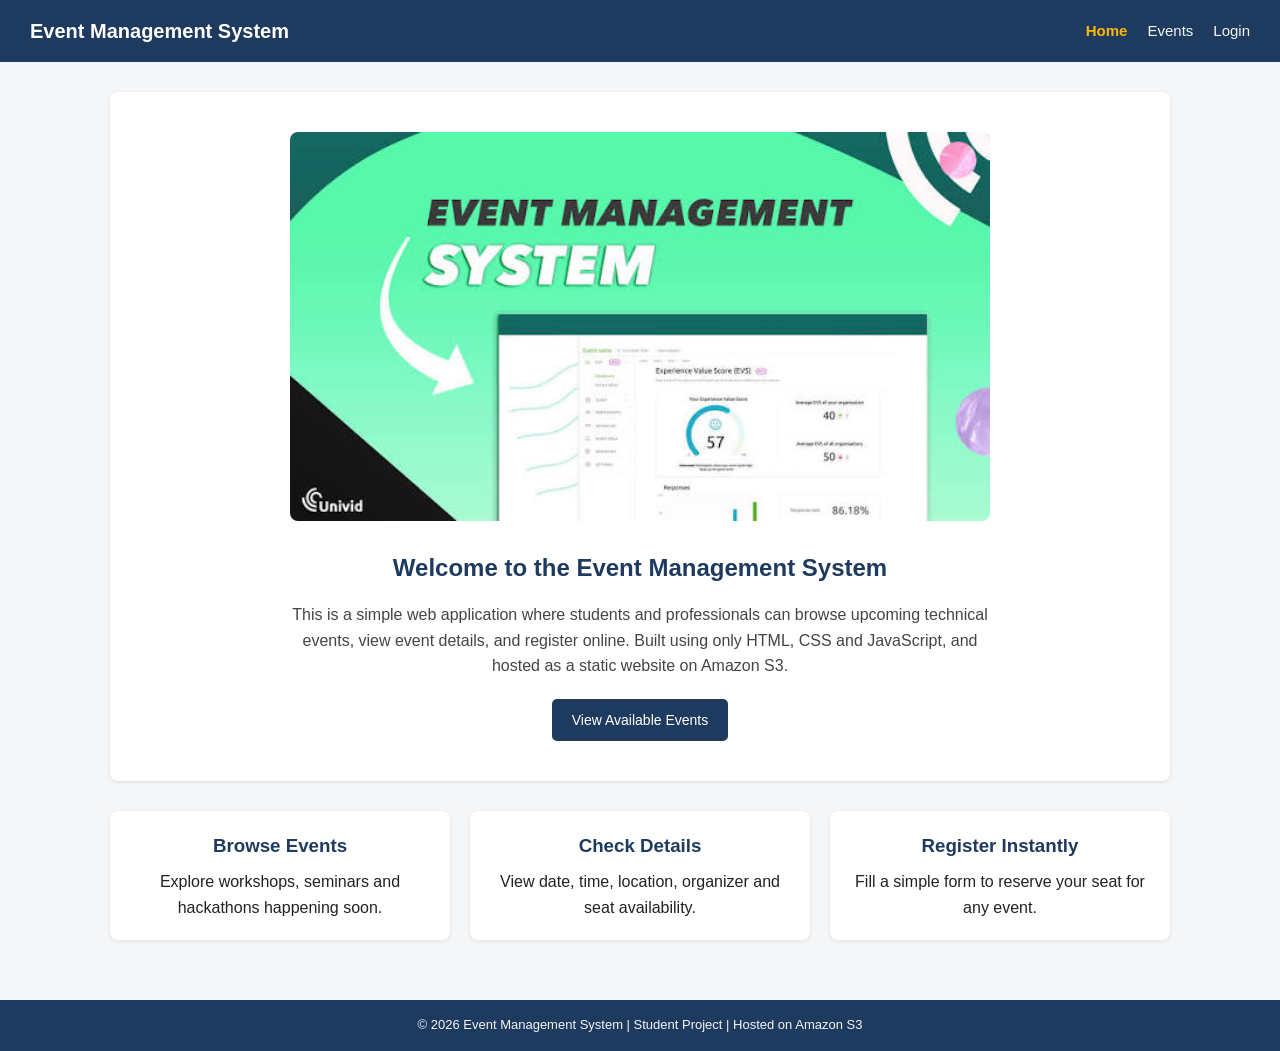
<file: index.html>
<!DOCTYPE html>
<html lang="en">
<head>
  <meta charset="UTF-8">
  <meta name="viewport" content="width=device-width, initial-scale=1.0">
  <title>Event Management System</title>
  <link rel="stylesheet" href="css/style.css">
</head>
<body>

  <!-- Navigation Bar -->
  <header>
    <nav class="navbar">
      <div class="logo">Event Management System</div>
      <ul class="nav-links">
        <li><a href="index.html" class="active">Home</a></li>
        <li><a href="events.html">Events</a></li>
        <li id="myRegistrationsNav" style="display:none;"><a href="my-registrations.html">My Registrations</a></li>
        <li id="authNavItem"><a href="login.html">Login</a></li>
      </ul>
    </nav>
  </header>

  <!-- Hero / Intro Section -->
  <main>
    <section class="hero">
      <img src="images/main.jpg" alt="Event Management System banner" class="hero-image">
      <h1>Welcome to the Event Management System</h1>
      <p>
        This is a simple web application where students and professionals can
        browse upcoming technical events, view event details, and register
        online. Built using only HTML, CSS and JavaScript, and hosted as a
        static website on Amazon S3.
      </p>
      <a href="events.html" class="btn btn-primary">View Available Events</a>
    </section>

    <!-- A few highlights, purely informational -->
    <section class="highlights">
      <div class="highlight-card">
        <h3>Browse Events</h3>
        <p>Explore workshops, seminars and hackathons happening soon.</p>
      </div>
      <div class="highlight-card">
        <h3>Check Details</h3>
        <p>View date, time, location, organizer and seat availability.</p>
      </div>
      <div class="highlight-card">
        <h3>Register Instantly</h3>
        <p>Fill a simple form to reserve your seat for any event.</p>
      </div>
    </section>
  </main>

  <footer>
    <p>&copy; 2026 Event Management System | Student Project | Hosted on Amazon S3</p>
  </footer>

  <script src="js/events.js"></script>
  <script src="js/app.js"></script>
</body>
</html>
</file>
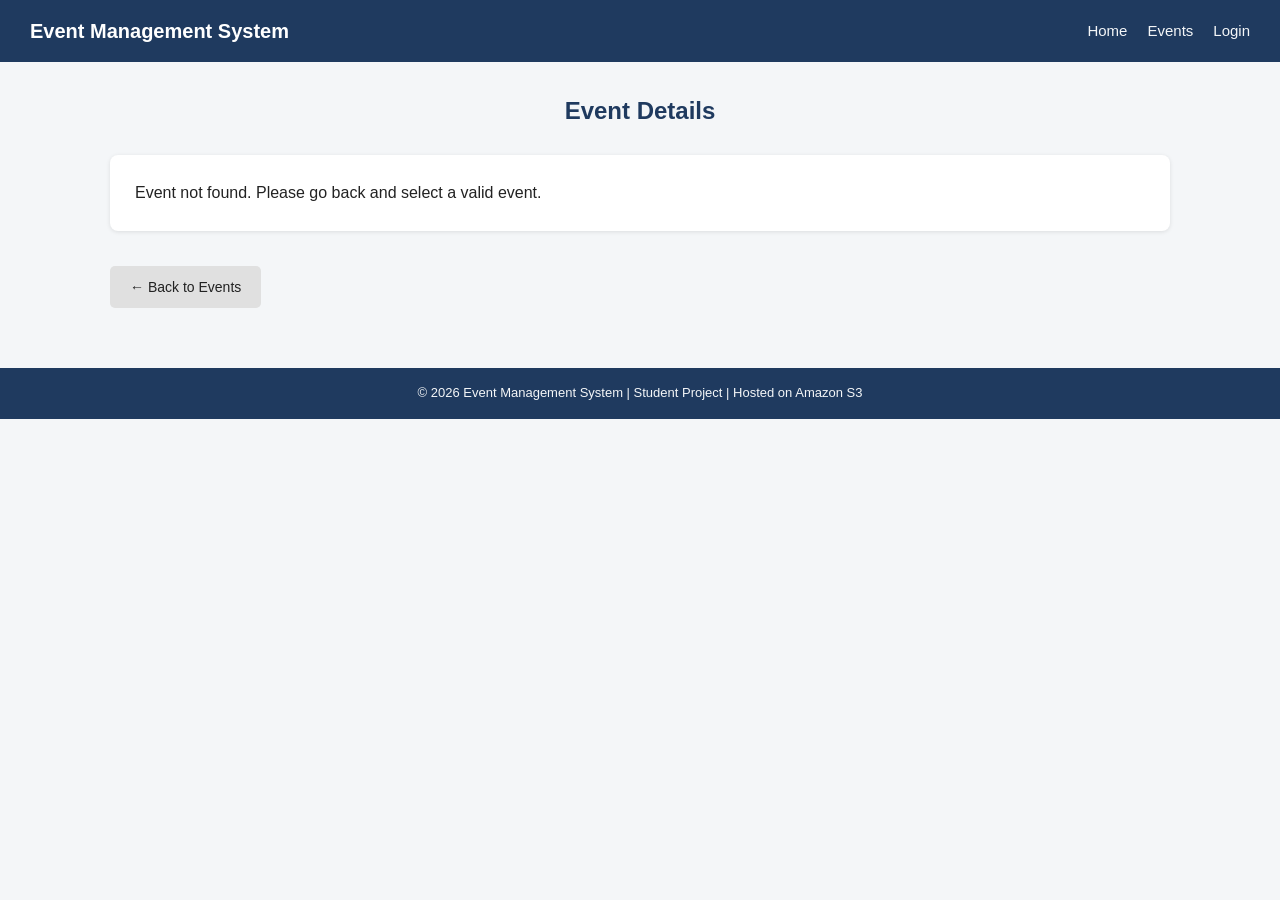
<file: event-details.html>
<!DOCTYPE html>
<html lang="en">
<head>
  <meta charset="UTF-8">
  <meta name="viewport" content="width=device-width, initial-scale=1.0">
  <title>Event Details - Event Management System</title>
  <link rel="stylesheet" href="css/style.css">
</head>
<body>

  <header>
    <nav class="navbar">
      <div class="logo">Event Management System</div>
      <ul class="nav-links">
        <li><a href="index.html">Home</a></li>
        <li><a href="events.html">Events</a></li>
        <li id="myRegistrationsNav" style="display:none;"><a href="my-registrations.html">My Registrations</a></li>
        <li id="authNavItem"><a href="login.html">Login</a></li>
      </ul>
    </nav>
  </header>

  <main>
    <section class="page-heading">
      <h1>Event Details</h1>
    </section>

    <!-- Filled in dynamically by js/app.js based on ?id= in the URL -->
    <section id="eventDetailsContainer" class="details-card">
      <p>Loading event details...</p>
    </section>

    <a href="events.html" class="btn btn-secondary">&larr; Back to Events</a>
  </main>

  <footer>
    <p>&copy; 2026 Event Management System | Student Project | Hosted on Amazon S3</p>
  </footer>

  <script src="js/events.js"></script>
  <script src="js/app.js"></script>
</body>
</html>
</file>
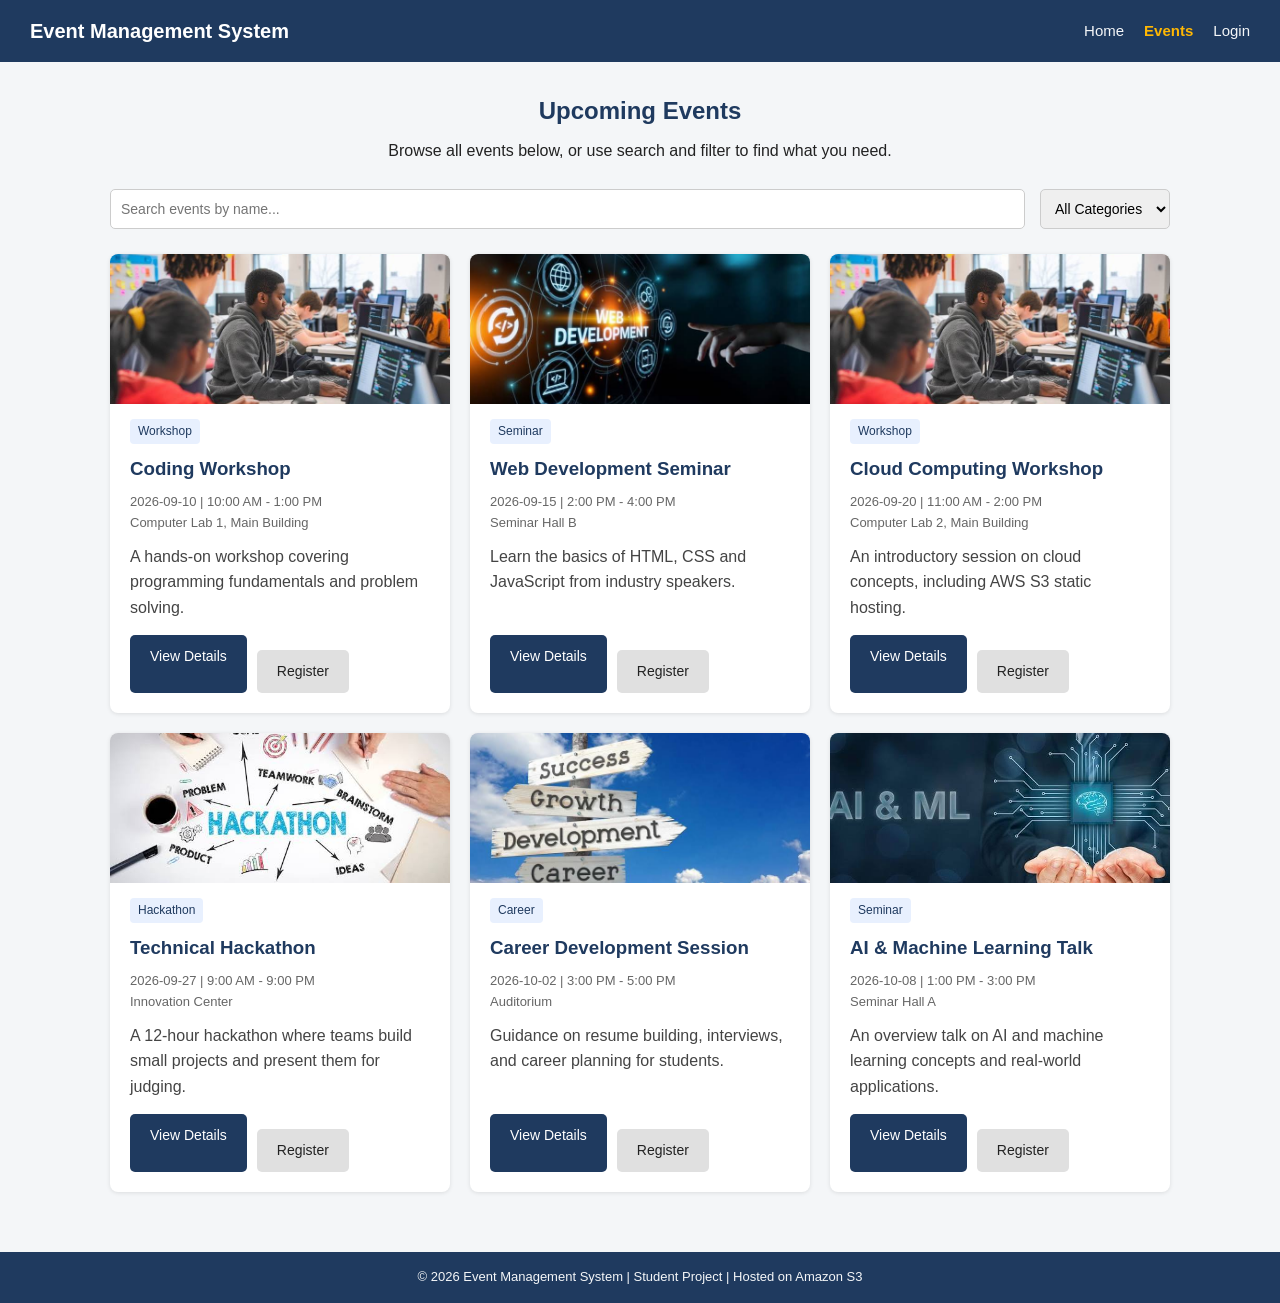
<file: events.html>
<!DOCTYPE html>
<html lang="en">
<head>
  <meta charset="UTF-8">
  <meta name="viewport" content="width=device-width, initial-scale=1.0">
  <title>Events - Event Management System</title>
  <link rel="stylesheet" href="css/style.css">
</head>
<body>

  <header>
    <nav class="navbar">
      <div class="logo">Event Management System</div>
      <ul class="nav-links">
        <li><a href="index.html">Home</a></li>
        <li><a href="events.html" class="active">Events</a></li>
        <li id="myRegistrationsNav" style="display:none;"><a href="my-registrations.html">My Registrations</a></li>
        <li id="authNavItem"><a href="login.html">Login</a></li>
      </ul>
    </nav>
  </header>

  <main>
    <section class="page-heading">
      <h1>Upcoming Events</h1>
      <p>Browse all events below, or use search and filter to find what you need.</p>
    </section>

    <!-- Search and Filter Controls -->
    <section class="search-filter-bar">
      <input
        type="text"
        id="searchInput"
        placeholder="Search events by name..."
      >
      <select id="categoryFilter">
        <option value="all">All Categories</option>
        <option value="Workshop">Workshop</option>
        <option value="Seminar">Seminar</option>
        <option value="Hackathon">Hackathon</option>
        <option value="Career">Career</option>
      </select>
    </section>

    <!-- Events will be inserted here by JavaScript -->
    <section id="eventsContainer" class="events-grid">
      <!-- Event cards are generated dynamically in js/app.js -->
    </section>

    <p id="noResults" class="no-results" style="display:none;">
      No events match your search.
    </p>
  </main>

  <footer>
    <p>&copy; 2026 Event Management System | Student Project | Hosted on Amazon S3</p>
  </footer>

  <script src="js/events.js"></script>
  <script src="js/app.js"></script>
</body>
</html>
</file>
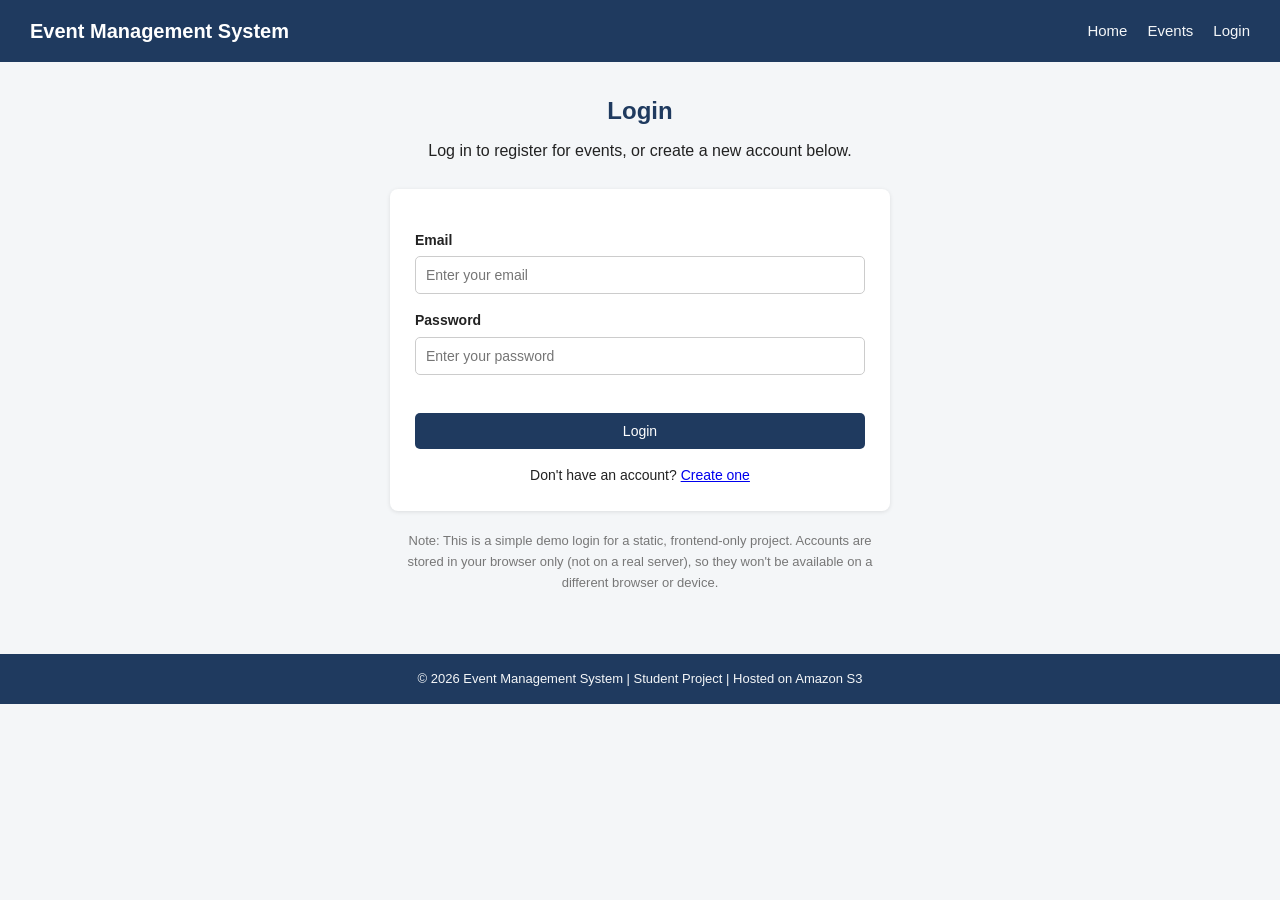
<file: login.html>
<!DOCTYPE html>
<html lang="en">
<head>
  <meta charset="UTF-8">
  <meta name="viewport" content="width=device-width, initial-scale=1.0">
  <title>Login - Event Management System</title>
  <link rel="stylesheet" href="css/style.css">
</head>
<body>

  <header>
    <nav class="navbar">
      <div class="logo">Event Management System</div>
      <ul class="nav-links">
        <li><a href="index.html">Home</a></li>
        <li><a href="events.html">Events</a></li>
        <li id="myRegistrationsNav" style="display:none;"><a href="my-registrations.html">My Registrations</a></li>
        <li id="authNavItem"><a href="login.html" class="active">Login</a></li>
      </ul>
    </nav>
  </header>

  <main>
    <section class="page-heading">
      <h1>Login</h1>
      <p>Log in to register for events, or create a new account below.</p>
    </section>

    <!-- LOGIN FORM -->
    <section class="form-card" id="loginForm-wrapper">
      <form id="loginForm" novalidate>
        <label for="loginEmail">Email</label>
        <input type="text" id="loginEmail" placeholder="Enter your email">

        <label for="loginPassword">Password</label>
        <input type="password" id="loginPassword" placeholder="Enter your password">

        <span class="error-message" id="loginError"></span>

        <button type="submit" class="btn btn-primary">Login</button>
      </form>
      <p class="switch-text">
        Don't have an account? <a href="#" id="showSignupLink">Create one</a>
      </p>
    </section>

    <!-- SIGN UP FORM (hidden until "Create one" is clicked) -->
    <section class="form-card" id="signupForm-wrapper" style="display:none;">
      <form id="signupForm" novalidate>
        <label for="signupName">Full Name</label>
        <input type="text" id="signupName" placeholder="Enter your full name">

        <label for="signupEmail">Email</label>
        <input type="text" id="signupEmail" placeholder="Enter your email">

        <label for="signupPassword">Password</label>
        <input type="password" id="signupPassword" placeholder="At least 4 characters">

        <span class="error-message" id="signupError"></span>

        <button type="submit" class="btn btn-primary">Create Account</button>
      </form>
      <p class="switch-text">
        Already have an account? <a href="#" id="showLoginLink">Login</a>
      </p>
    </section>

    <p class="note-text">
      Note: This is a simple demo login for a static, frontend-only project.
      Accounts are stored in your browser only (not on a real server), so
      they won't be available on a different browser or device.
    </p>
  </main>

  <footer>
    <p>&copy; 2026 Event Management System | Student Project | Hosted on Amazon S3</p>
  </footer>

  <script src="js/events.js"></script>
  <script src="js/app.js"></script>
</body>
</html>
</file>
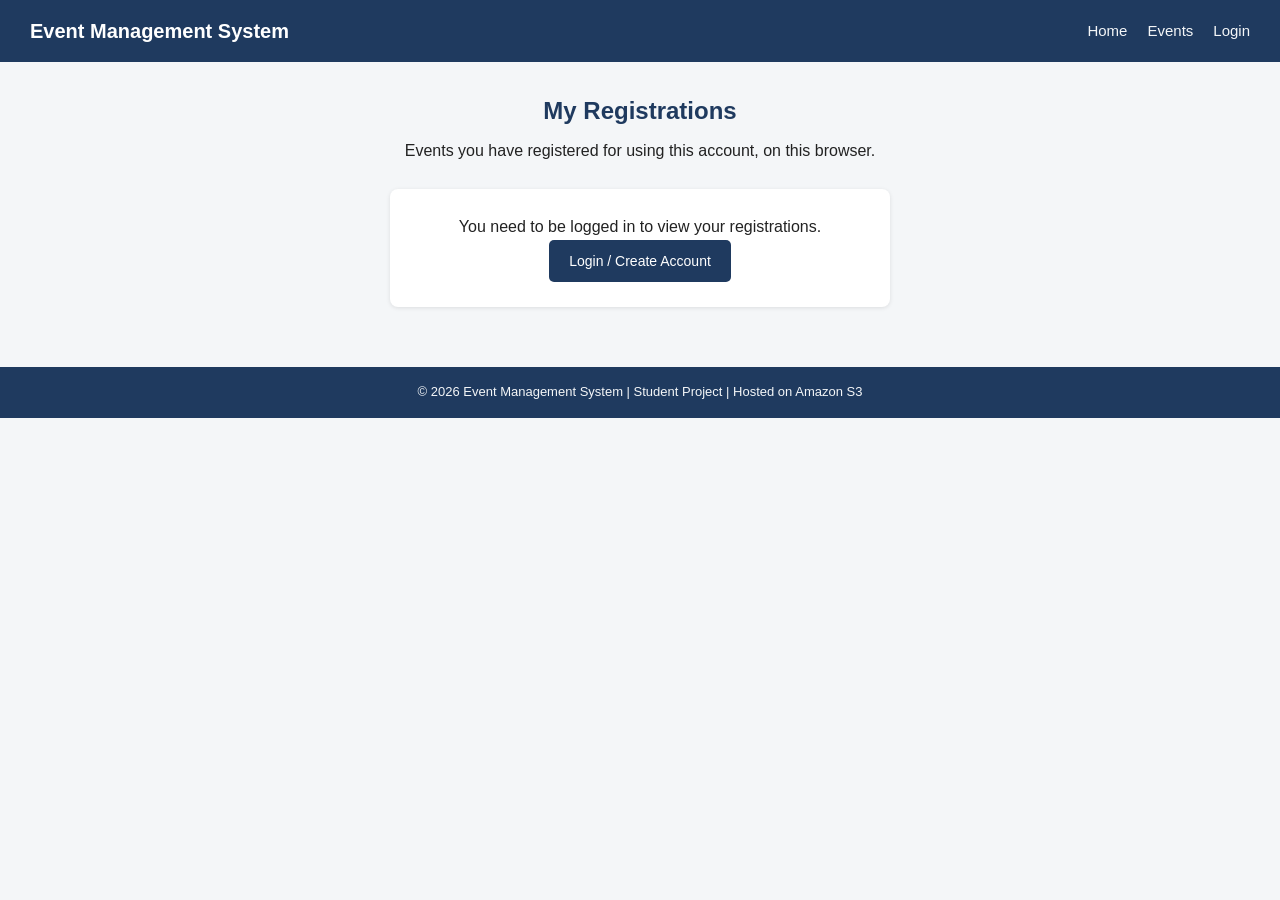
<file: my-registrations.html>
<!DOCTYPE html>
<html lang="en">
<head>
  <meta charset="UTF-8">
  <meta name="viewport" content="width=device-width, initial-scale=1.0">
  <title>My Registrations - Event Management System</title>
  <link rel="stylesheet" href="css/style.css">
</head>
<body>

  <header>
    <nav class="navbar">
      <div class="logo">Event Management System</div>
      <ul class="nav-links">
        <li><a href="index.html">Home</a></li>
        <li><a href="events.html">Events</a></li>
        <li id="myRegistrationsNav" style="display:none;"><a href="my-registrations.html" class="active">My Registrations</a></li>
        <li id="authNavItem"><a href="login.html">Login</a></li>
      </ul>
    </nav>
  </header>

  <main>
    <section class="page-heading">
      <h1>My Registrations</h1>
      <p>Events you have registered for using this account, on this browser.</p>
    </section>

    <!-- Shown instead of the list if the visitor is not logged in -->
    <section id="myRegLoginPrompt" class="form-card" style="display:none; text-align:center;">
      <p>You need to be logged in to view your registrations.</p>
      <a href="login.html" class="btn btn-primary">Login / Create Account</a>
    </section>

    <!-- Filled in dynamically by js/app.js -->
    <section id="myRegistrationsContainer" class="events-grid">
      <p>Loading your registrations...</p>
    </section>
  </main>

  <footer>
    <p>&copy; 2026 Event Management System | Student Project | Hosted on Amazon S3</p>
  </footer>

  <script src="js/events.js"></script>
  <script src="js/app.js"></script>
</body>
</html>
</file>
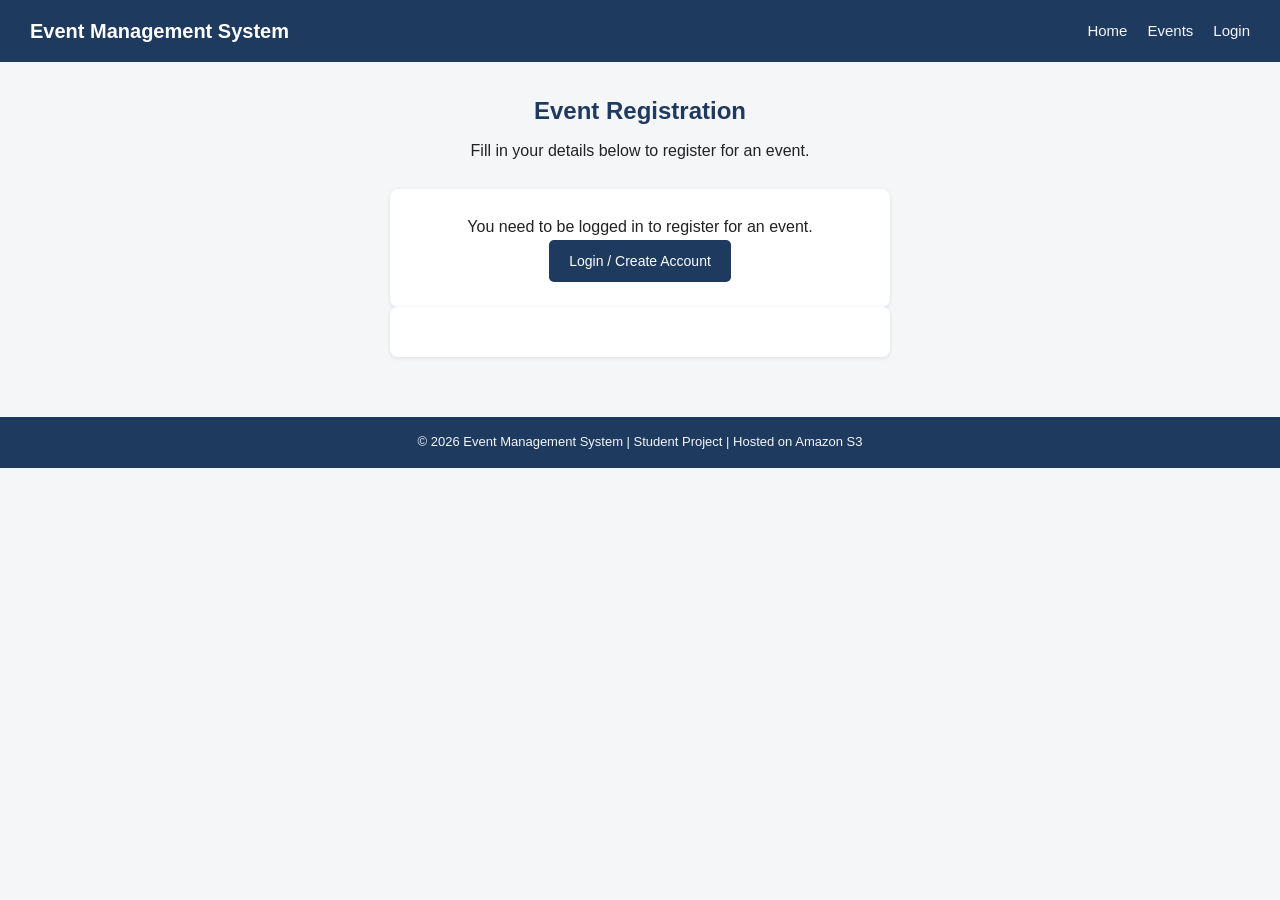
<file: register.html>
<!DOCTYPE html>
<html lang="en">
<head>
  <meta charset="UTF-8">
  <meta name="viewport" content="width=device-width, initial-scale=1.0">
  <title>Register - Event Management System</title>
  <link rel="stylesheet" href="css/style.css">
</head>
<body>

  <header>
    <nav class="navbar">
      <div class="logo">Event Management System</div>
      <ul class="nav-links">
        <li><a href="index.html">Home</a></li>
        <li><a href="events.html">Events</a></li>
        <li id="myRegistrationsNav" style="display:none;"><a href="my-registrations.html">My Registrations</a></li>
        <li id="authNavItem"><a href="login.html">Login</a></li>
      </ul>
    </nav>
  </header>

  <main>
    <section class="page-heading">
      <h1>Event Registration</h1>
      <p>Fill in your details below to register for an event.</p>
    </section>

    <!-- Shown instead of the form if the visitor is not logged in -->
    <section id="loginPrompt" class="form-card" style="display:none; text-align:center;">
      <p>You need to be logged in to register for an event.</p>
      <a href="login.html" class="btn btn-primary">Login / Create Account</a>
    </section>

    <!-- Registration Form -->
    <section class="form-card">
      <form id="registrationForm" novalidate>

        <label for="fullName">Full Name</label>
        <input type="text" id="fullName" name="fullName" placeholder="Enter your full name">
        <span class="error-message" id="nameError"></span>

        <label for="email">Email</label>
        <input type="text" id="email" name="email" placeholder="Enter your email address">
        <span class="error-message" id="emailError"></span>

        <label for="phone">Phone Number</label>
        <input type="text" id="phone" name="phone" placeholder="Enter your 10-digit phone number">
        <span class="error-message" id="phoneError"></span>

        <label for="eventSelect">Select Event</label>
        <select id="eventSelect" name="eventSelect">
          <option value="">-- Choose an event --</option>
          <!-- Options are filled in dynamically by js/app.js -->
        </select>
        <span class="error-message" id="eventError"></span>

        <button type="submit" class="btn btn-primary">Submit Registration</button>
      </form>

      <!-- Confirmation message shown after successful submission -->
      <div id="confirmationMessage" class="confirmation-box" style="display:none;">
        <h2>Registration Successful!</h2>
        <p id="confirmationText"></p>
        <a href="events.html" class="btn btn-secondary">Back to Events</a>
      </div>
    </section>
  </main>

  <footer>
    <p>&copy; 2026 Event Management System | Student Project | Hosted on Amazon S3</p>
  </footer>

  <script src="js/events.js"></script>
  <script src="js/app.js"></script>
</body>
</html>
</file>
<file: css/style.css>
/* ===========================
   Basic Reset
   =========================== */
* {
  margin: 0;
  padding: 0;
  box-sizing: border-box;
}

body {
  font-family: Arial, Helvetica, sans-serif;
  background-color: #f4f6f8;
  color: #222;
  line-height: 1.6;
}

/* ===========================
   Navigation Bar
   =========================== */
.navbar {
  display: flex;
  justify-content: space-between;
  align-items: center;
  background-color: #1f3a5f;
  padding: 15px 30px;
  flex-wrap: wrap;
}

.navbar .logo {
  color: #fff;
  font-size: 20px;
  font-weight: bold;
}

.nav-links {
  list-style: none;
  display: flex;
  gap: 20px;
}

.nav-links a {
  color: #f4f6f8;
  text-decoration: none;
  font-size: 15px;
}

.nav-links a:hover,
.nav-links a.active {
  color: #ffb703;
  font-weight: bold;
}

/* ===========================
   Main Layout
   =========================== */
main {
  max-width: 1100px;
  margin: 0 auto;
  padding: 30px 20px;
}

.page-heading {
  text-align: center;
  margin-bottom: 25px;
}

.page-heading h1 {
  margin-bottom: 8px;
  color: #1f3a5f;
}

/* ===========================
   Home Page - Hero Section
   =========================== */
.hero {
  text-align: center;
  background-color: #fff;
  padding: 40px 20px;
  border-radius: 8px;
  box-shadow: 0 1px 4px rgba(0, 0, 0, 0.1);
  margin-bottom: 30px;
}

.hero-image {
  width: 100%;
  max-width: 700px;
  height: auto;
  border-radius: 8px;
  margin-bottom: 20px;
}

.hero h1 {
  color: #1f3a5f;
  margin-bottom: 15px;
}

.hero p {
  max-width: 700px;
  margin: 0 auto 20px auto;
  color: #444;
}

.highlights {
  display: grid;
  grid-template-columns: repeat(auto-fit, minmax(220px, 1fr));
  gap: 20px;
}

.highlight-card {
  background-color: #fff;
  padding: 20px;
  border-radius: 8px;
  text-align: center;
  box-shadow: 0 1px 4px rgba(0, 0, 0, 0.1);
}

.highlight-card h3 {
  color: #1f3a5f;
  margin-bottom: 8px;
}

/* ===========================
   Buttons
   =========================== */
.btn {
  display: inline-block;
  padding: 10px 20px;
  border-radius: 5px;
  text-decoration: none;
  font-size: 14px;
  cursor: pointer;
  border: none;
}

.btn-primary {
  background-color: #1f3a5f;
  color: #fff;
}

.btn-primary:hover {
  background-color: #16304f;
}

.btn-secondary {
  background-color: #e0e0e0;
  color: #222;
  margin-top: 15px;
}

.btn-secondary:hover {
  background-color: #cfcfcf;
}

/* ===========================
   Search / Filter Bar
   =========================== */
.search-filter-bar {
  display: flex;
  gap: 15px;
  margin-bottom: 25px;
  flex-wrap: wrap;
}

.search-filter-bar input,
.search-filter-bar select {
  padding: 10px;
  font-size: 14px;
  border: 1px solid #ccc;
  border-radius: 5px;
}

.search-filter-bar input {
  flex: 1;
  min-width: 200px;
}

/* ===========================
   Event Cards Grid
   =========================== */
.events-grid {
  display: grid;
  grid-template-columns: repeat(auto-fit, minmax(280px, 1fr));
  gap: 20px;
}

.event-card {
  background-color: #fff;
  border-radius: 8px;
  padding: 20px;
  box-shadow: 0 1px 4px rgba(0, 0, 0, 0.1);
  display: flex;
  flex-direction: column;
  overflow: hidden;
}

.event-image {
  width: calc(100% + 40px);
  margin: -20px -20px 15px -20px;
  height: 150px;
  object-fit: cover;
  display: block;
}

.event-card h3 {
  color: #1f3a5f;
  margin-bottom: 8px;
}

.event-card .event-meta {
  font-size: 13px;
  color: #666;
  margin-bottom: 10px;
}

.event-card .event-category {
  display: inline-block;
  background-color: #e8f0fe;
  color: #1f3a5f;
  font-size: 12px;
  padding: 3px 8px;
  border-radius: 4px;
  margin-bottom: 10px;
  align-self: flex-start;
}

.event-card p.description {
  flex-grow: 1;
  margin-bottom: 15px;
  color: #444;
}

.card-buttons {
  display: flex;
  gap: 10px;
}

.no-results {
  text-align: center;
  margin-top: 20px;
  color: #777;
}

/* ===========================
   Event Details Page
   =========================== */
.details-card {
  background-color: #fff;
  padding: 25px;
  border-radius: 8px;
  box-shadow: 0 1px 4px rgba(0, 0, 0, 0.1);
  margin-bottom: 20px;
}

.details-image {
  width: 100%;
  max-height: 220px;
  object-fit: cover;
  border-radius: 8px;
  margin-bottom: 15px;
}

.details-card h2 {
  color: #1f3a5f;
  margin-bottom: 15px;
}

.details-card .detail-row {
  margin-bottom: 10px;
}

.details-card .detail-row strong {
  display: inline-block;
  width: 140px;
  color: #333;
}

/* ===========================
   Registration Form
   =========================== */
.form-card {
  background-color: #fff;
  padding: 25px;
  border-radius: 8px;
  box-shadow: 0 1px 4px rgba(0, 0, 0, 0.1);
  max-width: 500px;
  margin: 0 auto;
}

.form-card label {
  display: block;
  margin-top: 15px;
  margin-bottom: 5px;
  font-weight: bold;
  font-size: 14px;
}

.form-card input,
.form-card select {
  width: 100%;
  padding: 10px;
  border: 1px solid #ccc;
  border-radius: 5px;
  font-size: 14px;
}

.form-card input.input-error,
.form-card select.input-error {
  border-color: #d9534f;
}

.error-message {
  display: block;
  color: #d9534f;
  font-size: 12px;
  margin-top: 4px;
  min-height: 14px;
}

.form-card button {
  margin-top: 20px;
  width: 100%;
}

.confirmation-box {
  text-align: center;
  padding: 20px 0;
}

.confirmation-box h2 {
  color: #2e7d32;
  margin-bottom: 10px;
}

.confirmation-box p {
  margin-bottom: 15px;
}

/* ===========================
   Login / Sign Up Page
   =========================== */
.switch-text {
  text-align: center;
  margin-top: 15px;
  font-size: 14px;
}

.note-text {
  text-align: center;
  max-width: 500px;
  margin: 20px auto 0 auto;
  font-size: 13px;
  color: #777;
}

/* ===========================
   Footer
   =========================== */
footer {
  text-align: center;
  padding: 15px;
  background-color: #1f3a5f;
  color: #f4f6f8;
  font-size: 13px;
  margin-top: 30px;
}

/* ===========================
   Responsive Design
   =========================== */
@media (max-width: 600px) {
  .navbar {
    flex-direction: column;
    align-items: flex-start;
  }

  .nav-links {
    margin-top: 10px;
    gap: 15px;
  }

  .details-card .detail-row strong {
    width: 110px;
  }
}
</file>
